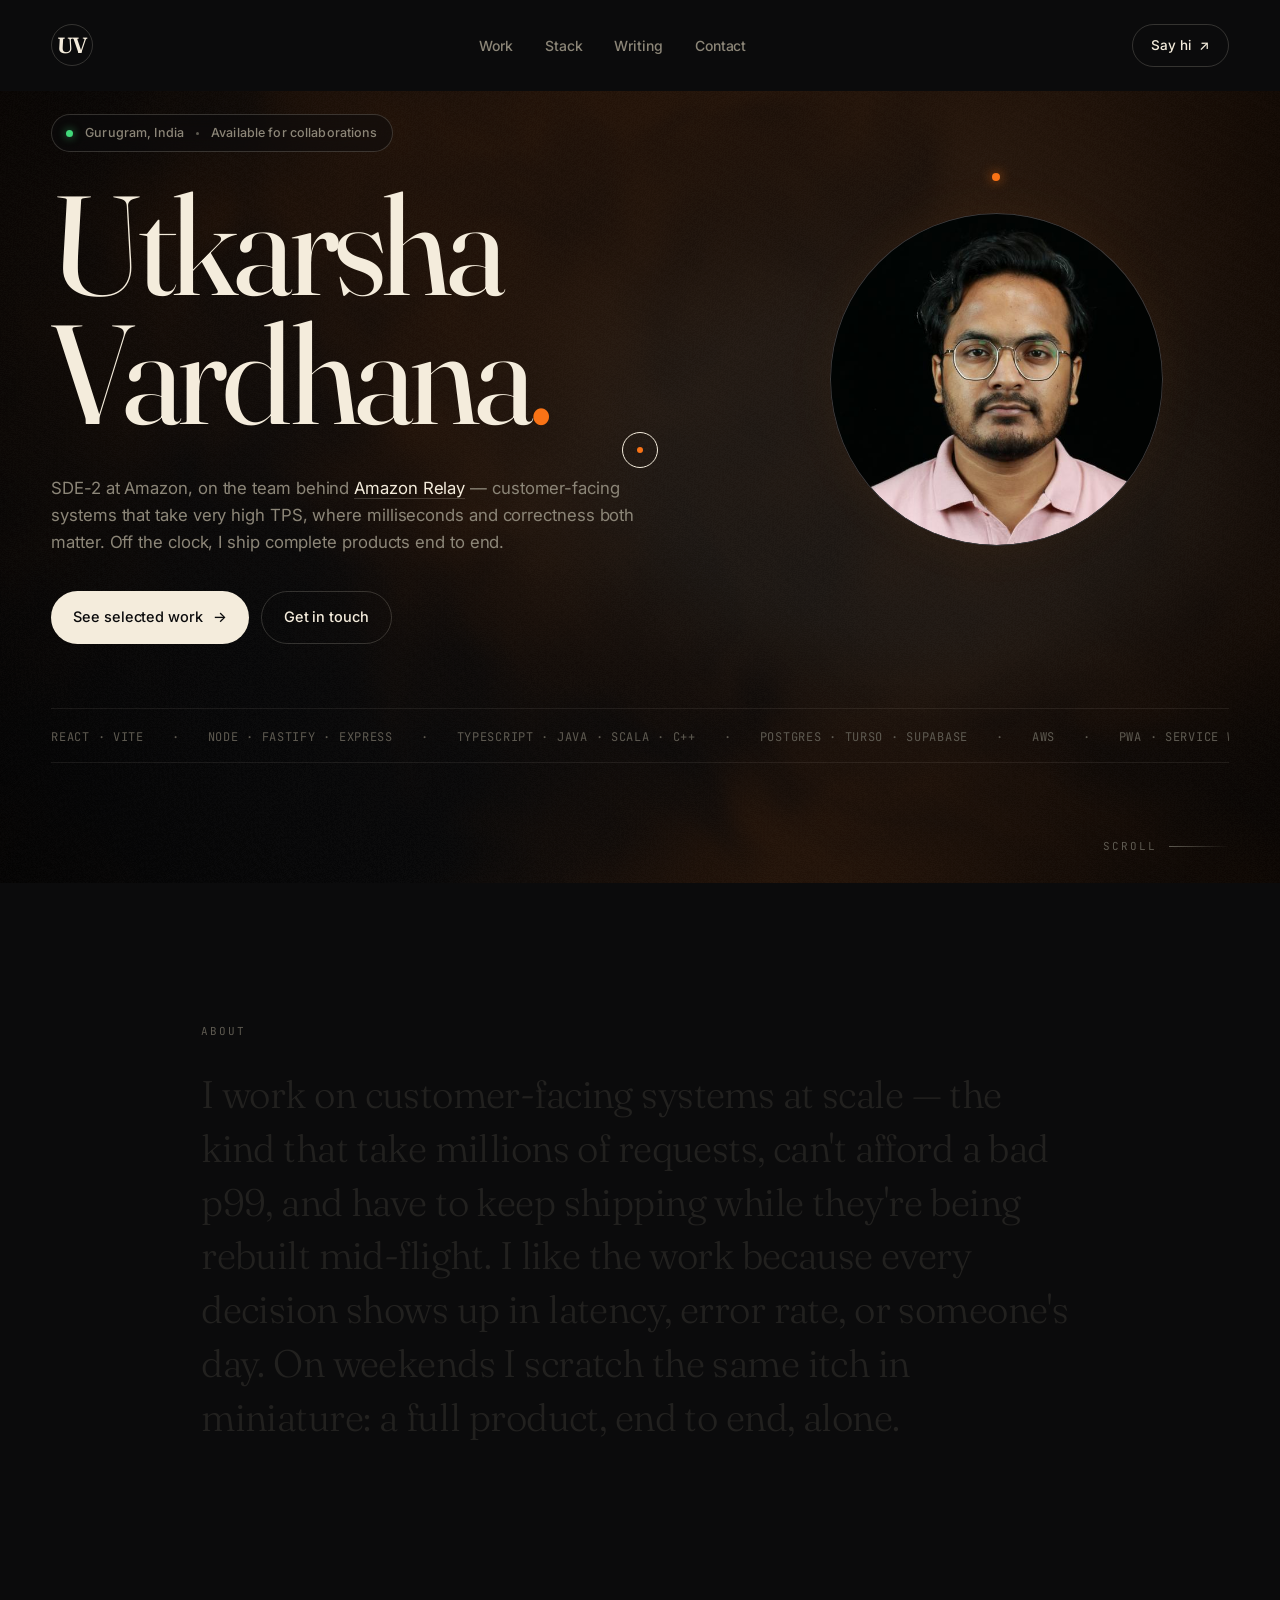
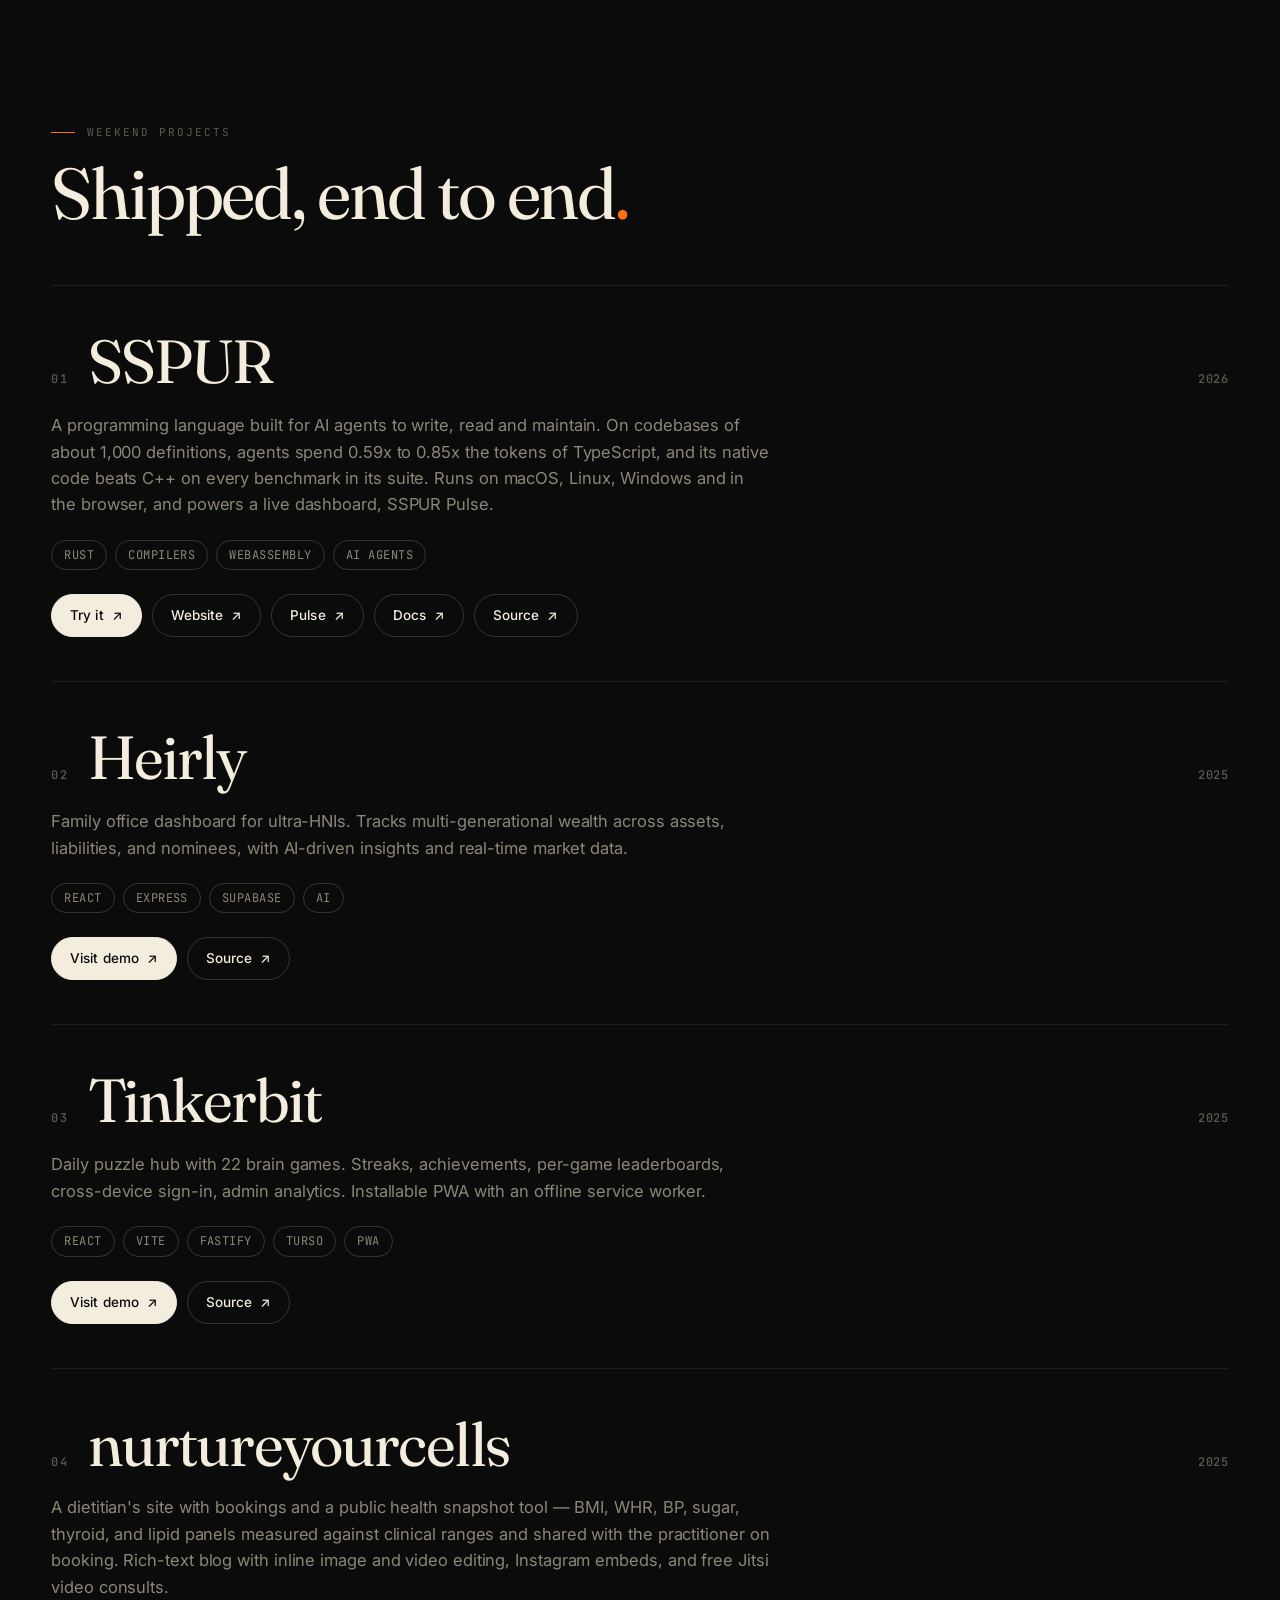
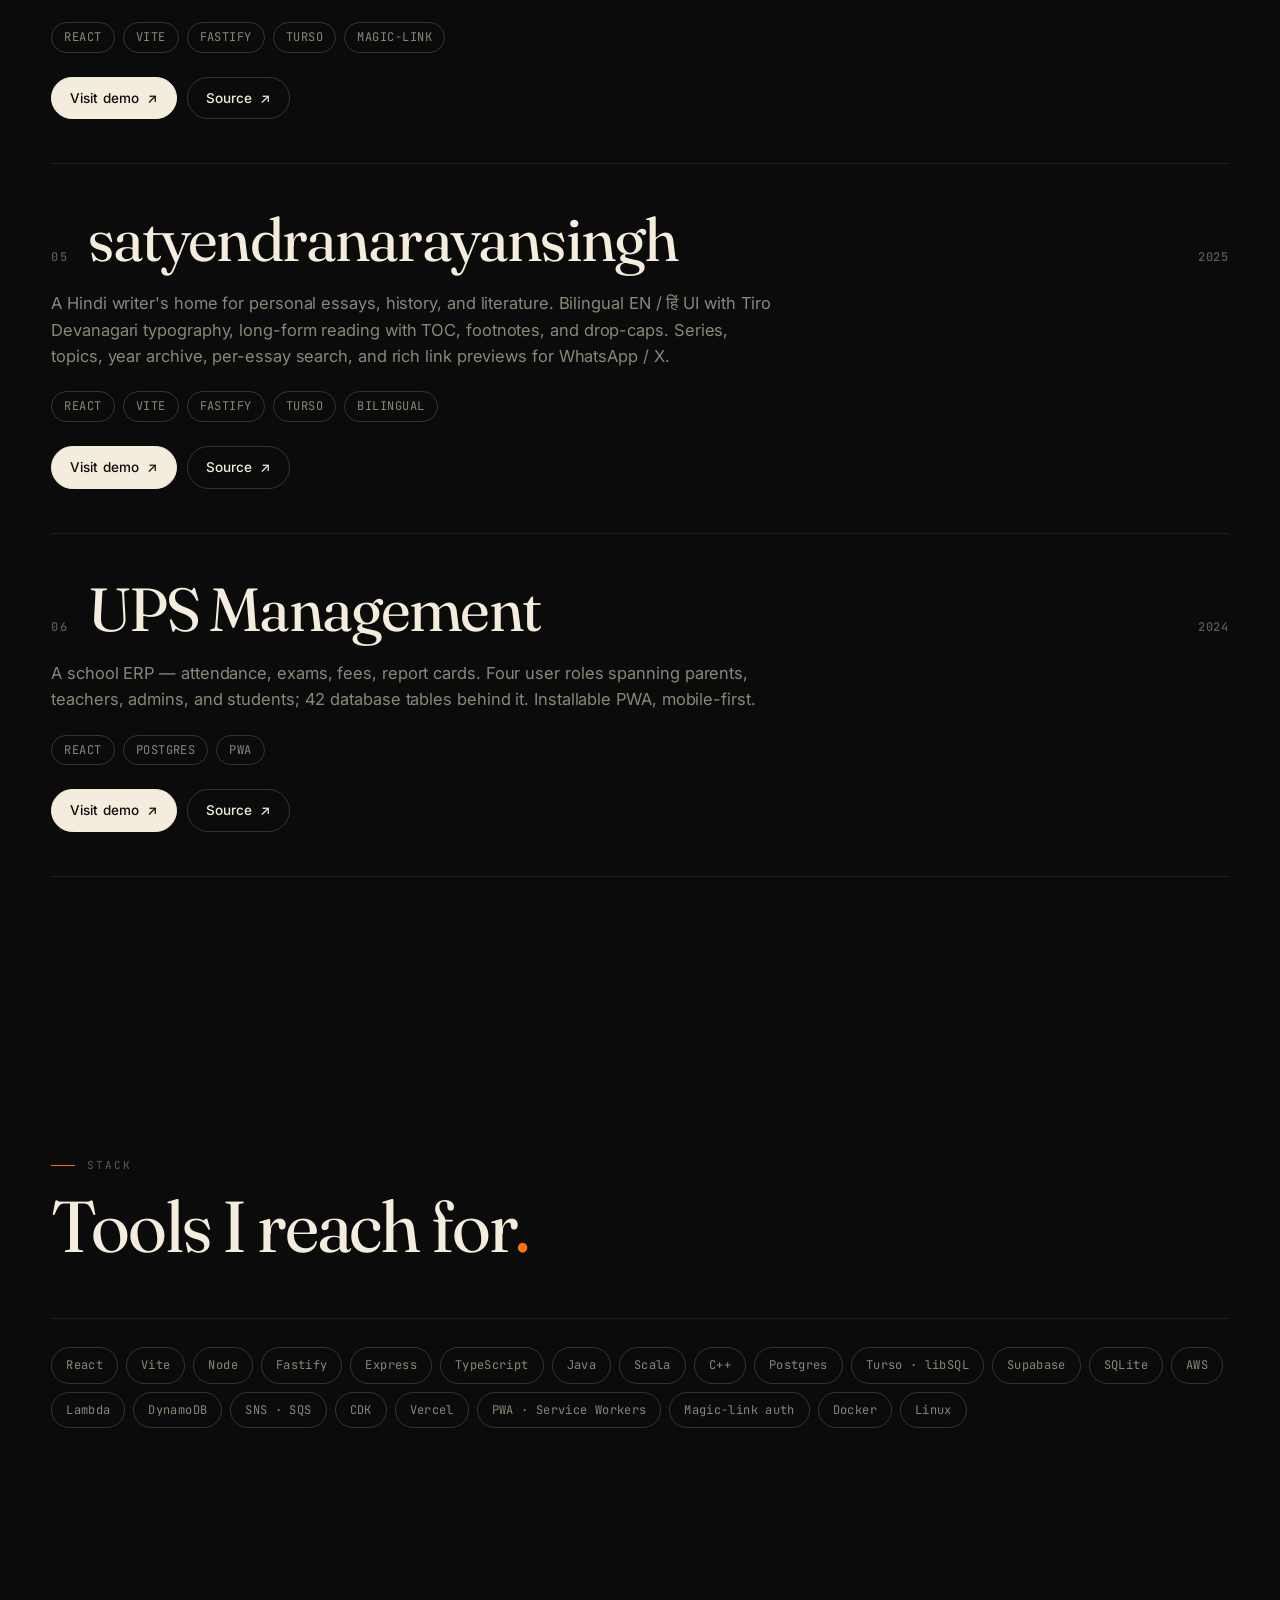
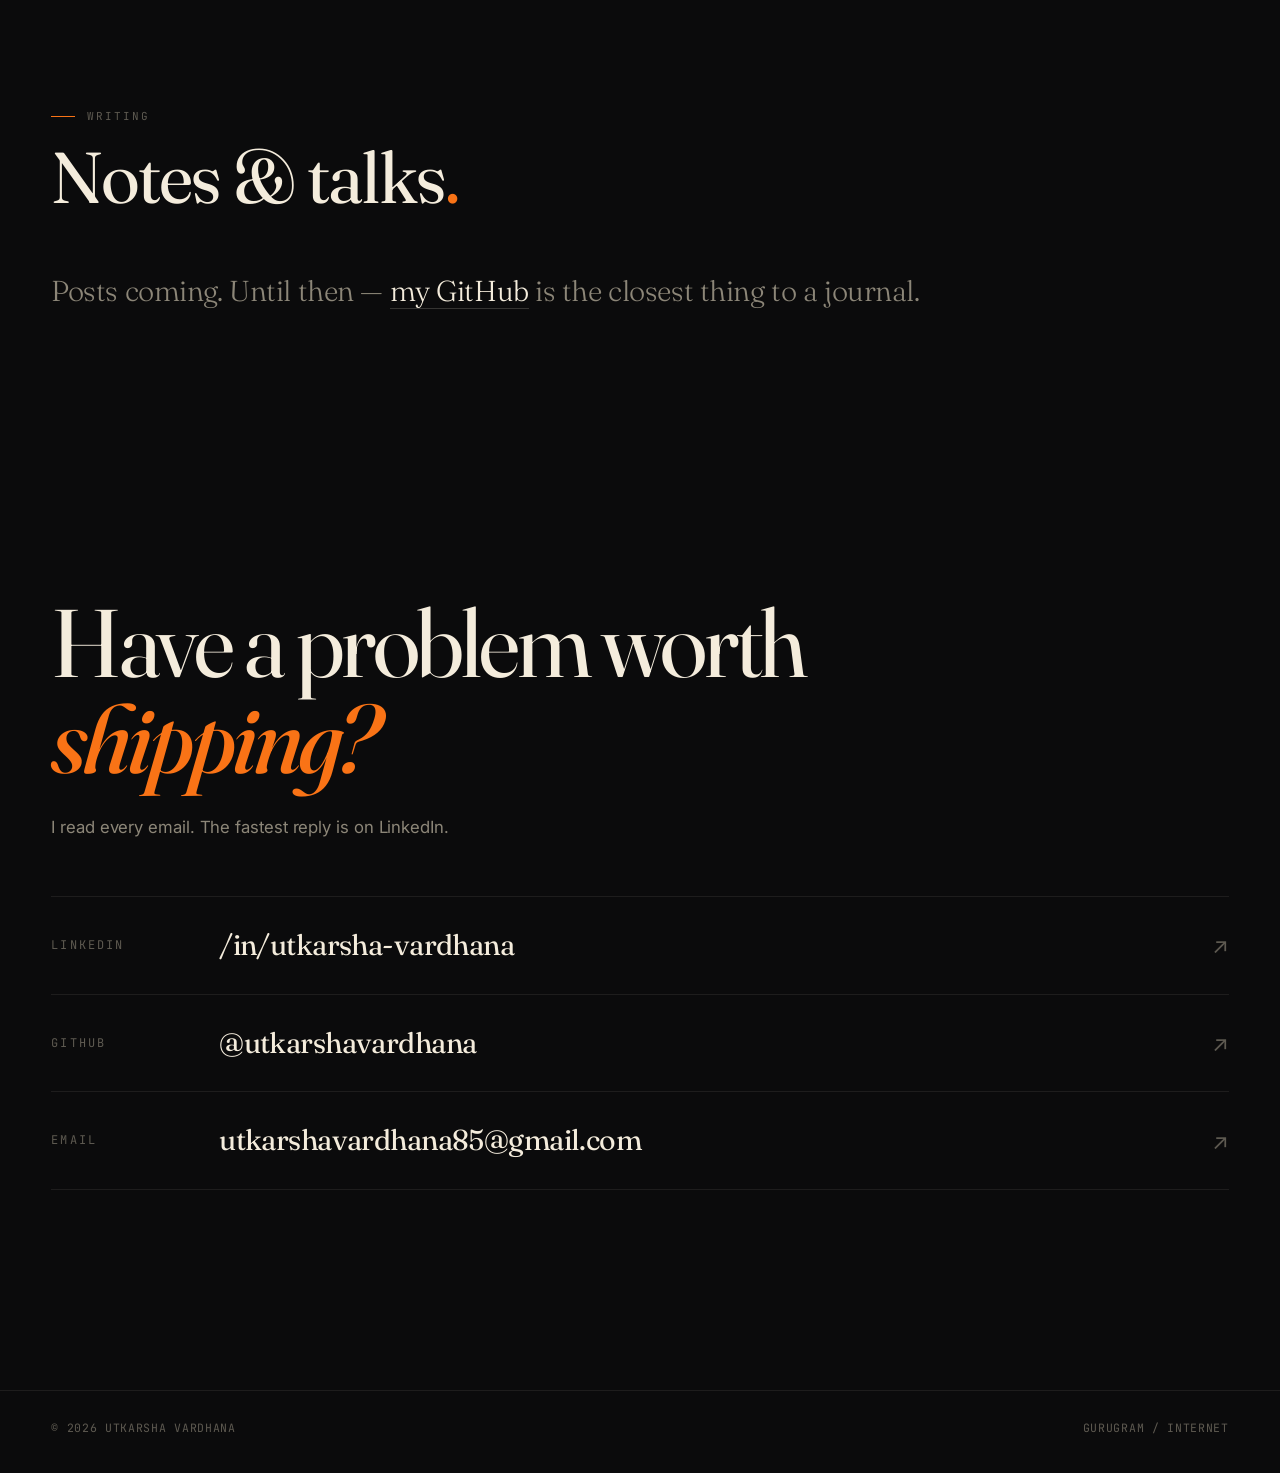
<file: index.html>
<!doctype html>
<html lang="en">
<head>
  <meta charset="utf-8" />
  <meta name="viewport" content="width=device-width, initial-scale=1, viewport-fit=cover" />
  <title>Utkarsha Vardhana — Software Engineer</title>
  <meta name="description" content="L5 Software Engineer at Amazon Relay. I build systems for the middle mile of the internet — compliance, dispatch, and developer tooling." />
  <meta name="theme-color" content="#0b0b0c" />

  <!-- Open Graph -->
  <meta property="og:title" content="Utkarsha Vardhana" />
  <meta property="og:description" content="Software engineer. Building for the middle mile of the internet." />
  <meta property="og:type" content="website" />

  <!-- Type — own stylesheet ships first (renders the layout), webfonts are
       loaded async via `media="print" onload` swap so they never block
       first paint. iOS Chrome was stalling on the Google Fonts CSS before
       this; trimmed the weights to what we actually use too. -->
  <link rel="stylesheet" href="style.css" />
  <link rel="preconnect" href="https://fonts.googleapis.com" />
  <link rel="preconnect" href="https://fonts.gstatic.com" crossorigin />
  <link
    rel="stylesheet"
    href="https://fonts.googleapis.com/css2?family=Fraunces:opsz,wght@9..144,400;9..144,500&family=Inter:wght@400;500;600&family=JetBrains+Mono:wght@400&display=swap"
    media="print" onload="this.media='all'"
  />
  <noscript>
    <link rel="stylesheet" href="https://fonts.googleapis.com/css2?family=Fraunces:opsz,wght@9..144,400;9..144,500&family=Inter:wght@400;500;600&family=JetBrains+Mono:wght@400&display=swap" />
  </noscript>
</head>
<body>
  <!-- Custom magnetic cursor (hidden on touch devices via CSS) -->
  <div class="cursor" aria-hidden="true">
    <div class="cursor-dot"></div>
    <div class="cursor-ring"></div>
  </div>

  <!-- Top nav: brand left, anchor links right. Stays put; doesn't fix-position
       so vertical rhythm reads as one continuous editorial spread. -->
  <header class="nav">
    <a href="#top" class="nav-brand" data-magnetic>
      <span class="nav-brand-mark">UV</span>
    </a>
    <nav class="nav-links">
      <a href="#work" data-magnetic>Work</a>
      <a href="#stack" data-magnetic>Stack</a>
      <a href="#writing" data-magnetic>Writing</a>
      <a href="#contact" data-magnetic>Contact</a>
    </nav>
    <a href="#contact" class="nav-cta" data-magnetic>Say hi <span>↗</span></a>
  </header>

  <!-- ========== HERO ==========
       WebGL canvas paints a noise-driven aurora behind the type.
       Type is the focal point; canvas is wallpaper. Portrait sits on the
       right with parallax tilt and a soft amber halo. -->
  <section id="top" class="hero">
    <canvas id="hero-canvas" aria-hidden="true"></canvas>

    <!-- Inline SVG filter library. Used by the portrait paint layer to fake
         a brushstroke / painterly look on hover. -->
    <svg width="0" height="0" style="position:absolute" aria-hidden="true">
      <defs>
        <filter id="painterly" x="-5%" y="-5%" width="110%" height="110%">
          <!-- Brush distortion: turbulence drives a displacement map, so
               edges of the image look hand-painted, not photographic. -->
          <feTurbulence type="fractalNoise" baseFrequency="0.012 0.018" numOctaves="2" seed="3" result="noise"/>
          <feDisplacementMap in="SourceGraphic" in2="noise" scale="6" xChannelSelector="R" yChannelSelector="G" result="warped"/>
          <!-- Soften — gives the wash that watercolor-bleed feel -->
          <feGaussianBlur in="warped" stdDeviation="0.4" result="soft"/>
          <!-- Push contrast + slight saturation lift to read as illustration -->
          <feColorMatrix in="soft" type="matrix" values="
            1.10 0     0     0  -0.02
            0    1.10  0     0  -0.02
            0    0     1.10  0  -0.02
            0    0     0     1  0" result="punched"/>
          <feComposite in="punched" in2="SourceGraphic" operator="over"/>
        </filter>
      </defs>
    </svg>

    <div class="hero-grid">
      <div class="hero-copy">
        <div class="hero-meta">
          <span class="hero-meta-dot" aria-hidden="true"></span>
          <span>Gurugram, India</span>
          <span class="hero-meta-sep" aria-hidden="true"></span>
          <span>Available for collaborations</span>
        </div>

        <h1 class="hero-title">
          <span class="hero-line"><span class="hero-word" data-split>Utkarsha</span></span>
          <span class="hero-line">
            <span class="hero-word" data-split>Vardhana</span><span class="hero-period">.</span>
          </span>
        </h1>

        <p class="hero-lede">
          SDE-2 at Amazon, on the team behind
          <a href="https://relay.amazon.com" target="_blank" rel="noopener noreferrer">Amazon Relay</a> —
          customer-facing systems that take very high TPS, where milliseconds
          and correctness both matter. Off the clock, I ship complete products
          end to end.
        </p>

        <div class="hero-cta">
          <a href="#work" class="btn btn-primary" data-magnetic>
            See selected work
            <span class="btn-arrow" aria-hidden="true">→</span>
          </a>
          <a href="#contact" class="btn btn-ghost" data-magnetic>Get in touch</a>
        </div>
      </div>

      <!-- Portrait side. The figure gets parallax tilt via JS (data-portrait
           hook), a procedural amber halo via ::before, a film-grain overlay
           via ::after, and a slow breathing animation. -->
      <figure class="hero-portrait" data-portrait>
        <div class="hero-portrait-halo" aria-hidden="true"></div>
        <div class="hero-portrait-frame">
          <!-- Two stacked photos: the bottom is the real photo, the top is
               the same photo with an SVG brush-displacement filter applied.
               On hover we cross-fade to the painted layer. -->
          <img src="me.jpeg" alt="Utkarsha Vardhana" class="hero-portrait-img hero-portrait-photo" loading="eager" decoding="async" />
          <img src="me.jpeg" alt="" class="hero-portrait-img hero-portrait-paint" aria-hidden="true" loading="eager" decoding="async" />
          <div class="hero-portrait-wash" aria-hidden="true"></div>
          <div class="hero-portrait-grain" aria-hidden="true"></div>
          <div class="hero-portrait-rim" aria-hidden="true"></div>
        </div>
        <div class="hero-portrait-orbit" aria-hidden="true">
          <span class="hero-portrait-orbit-dot"></span>
        </div>
      </figure>

      <div class="hero-marquee" aria-hidden="true">
        <div class="hero-marquee-track">
          <span>React · Vite</span><span>·</span>
          <span>Node · Fastify · Express</span><span>·</span>
          <span>TypeScript · Java · Scala · C++</span><span>·</span>
          <span>Postgres · Turso · Supabase</span><span>·</span>
          <span>AWS</span><span>·</span>
          <span>PWA · Service Workers</span><span>·</span>
          <!-- Repeated for seamless scroll -->
          <span>React · Vite</span><span>·</span>
          <span>Node · Fastify · Express</span><span>·</span>
          <span>TypeScript · Java · Scala · C++</span><span>·</span>
          <span>Postgres · Turso · Supabase</span><span>·</span>
          <span>AWS</span><span>·</span>
          <span>PWA · Service Workers</span><span>·</span>
        </div>
      </div>
    </div>

    <div class="hero-scroll-hint" aria-hidden="true">
      <span>Scroll</span>
      <span class="hero-scroll-line"></span>
    </div>
  </section>

  <!-- ========== INTRO STRIP ==========
       Big-type, slow-read intro. Word-by-word reveal as it scrolls into view. -->
  <section class="intro">
    <p class="intro-eyebrow">About</p>
    <p class="intro-body" data-reveal-words>
      I work on customer-facing systems at scale — the kind that take
      millions of requests, can't afford a bad p99, and have to keep
      shipping while they're being rebuilt mid-flight. I like the work
      because every decision shows up in latency, error rate, or someone's
      day. On weekends I scratch the same itch in miniature: a full
      product, end to end, alone.
    </p>
  </section>

  <!-- ========== WORK ========== -->
  <section id="work" class="work">
    <div class="section-head">
      <p class="section-eyebrow">Weekend projects</p>
      <h2 class="section-title">
        Shipped, end to end<span class="section-period">.</span>
      </h2>
    </div>

    <div class="projects">
      <!-- Each .project is one weekend product. Card links to the live demo;
           the GitHub link sits inside the card so the magnetic cursor still
           tracks both. -->
      <article class="project" data-magnetic data-magnet-snap>
        <header class="project-header">
          <span class="project-num">01</span>
          <h3 class="project-title">
            <span data-warp>SSPUR</span>
          </h3>
          <span class="project-year">2026</span>
        </header>
        <p class="project-desc">
          A programming language built for AI agents to write, read and
          maintain. On codebases of about 1,000 definitions, agents spend
          0.59x to 0.85x the tokens of TypeScript, and its native code beats
          C++ on every benchmark in its suite. Runs on macOS, Linux, Windows
          and in the browser, and powers a live dashboard, SSPUR Pulse.
        </p>
        <div class="project-tags">
          <span>Rust</span>
          <span>Compilers</span>
          <span>WebAssembly</span>
          <span>AI agents</span>
        </div>
        <div class="project-actions">
          <a class="project-action project-action-primary" href="https://sspurlang.github.io/sspur/play/" target="_blank" rel="noopener noreferrer" data-magnetic>
            Try it <span aria-hidden="true">↗</span>
          </a>
          <a class="project-action" href="https://sspurlang.github.io/" target="_blank" rel="noopener noreferrer" data-magnetic>
            Website <span aria-hidden="true">↗</span>
          </a>
          <a class="project-action" href="https://sspurlang.github.io/sspur/pulse/" target="_blank" rel="noopener noreferrer" data-magnetic>
            Pulse <span aria-hidden="true">↗</span>
          </a>
          <a class="project-action" href="https://sspurlang.github.io/sspur/" target="_blank" rel="noopener noreferrer" data-magnetic>
            Docs <span aria-hidden="true">↗</span>
          </a>
          <a class="project-action" href="https://github.com/sspurlang/sspur" target="_blank" rel="noopener noreferrer" data-magnetic>
            Source <span aria-hidden="true">↗</span>
          </a>
        </div>
      </article>

      <article class="project" data-magnetic data-magnet-snap>
        <header class="project-header">
          <span class="project-num">02</span>
          <h3 class="project-title">
            <span data-warp>Heirly</span>
          </h3>
          <span class="project-year">2025</span>
        </header>
        <p class="project-desc">
          Family office dashboard for ultra-HNIs. Tracks
          multi-generational wealth across assets, liabilities, and
          nominees, with AI-driven insights and real-time market data.
        </p>
        <div class="project-tags">
          <span>React</span>
          <span>Express</span>
          <span>Supabase</span>
          <span>AI</span>
        </div>
        <div class="project-actions">
          <a class="project-action project-action-primary" href="https://heirly.vercel.app" target="_blank" rel="noopener noreferrer" data-magnetic>
            Visit demo <span aria-hidden="true">↗</span>
          </a>
          <a class="project-action" href="https://github.com/utkarshavardhana/heirly" target="_blank" rel="noopener noreferrer" data-magnetic>
            Source <span aria-hidden="true">↗</span>
          </a>
        </div>
      </article>

      <article class="project" data-magnetic data-magnet-snap>
        <header class="project-header">
          <span class="project-num">03</span>
          <h3 class="project-title">
            <span data-warp>Tinkerbit</span>
          </h3>
          <span class="project-year">2025</span>
        </header>
        <p class="project-desc">
          Daily puzzle hub with 22 brain games. Streaks, achievements,
          per-game leaderboards, cross-device sign-in, admin analytics.
          Installable PWA with an offline service worker.
        </p>
        <div class="project-tags">
          <span>React</span>
          <span>Vite</span>
          <span>Fastify</span>
          <span>Turso</span>
          <span>PWA</span>
        </div>
        <div class="project-actions">
          <a class="project-action project-action-primary" href="https://tinkerbit.vercel.app" target="_blank" rel="noopener noreferrer" data-magnetic>
            Visit demo <span aria-hidden="true">↗</span>
          </a>
          <a class="project-action" href="https://github.com/utkarshavardhana/tinkerbit" target="_blank" rel="noopener noreferrer" data-magnetic>
            Source <span aria-hidden="true">↗</span>
          </a>
        </div>
      </article>

      <article class="project" data-magnetic data-magnet-snap>
        <header class="project-header">
          <span class="project-num">04</span>
          <h3 class="project-title">
            <span data-warp>nurtureyourcells</span>
          </h3>
          <span class="project-year">2025</span>
        </header>
        <p class="project-desc">
          A dietitian's site with bookings and a public health snapshot
          tool — BMI, WHR, BP, sugar, thyroid, and lipid panels measured
          against clinical ranges and shared with the practitioner on
          booking. Rich-text blog with inline image and video editing,
          Instagram embeds, and free Jitsi video consults.
        </p>
        <div class="project-tags">
          <span>React</span>
          <span>Vite</span>
          <span>Fastify</span>
          <span>Turso</span>
          <span>Magic-link</span>
        </div>
        <div class="project-actions">
          <a class="project-action project-action-primary" href="https://nurtureyourcells.vercel.app" target="_blank" rel="noopener noreferrer" data-magnetic>
            Visit demo <span aria-hidden="true">↗</span>
          </a>
          <a class="project-action" href="https://github.com/utkarshavardhana/nurtureyourcells" target="_blank" rel="noopener noreferrer" data-magnetic>
            Source <span aria-hidden="true">↗</span>
          </a>
        </div>
      </article>

      <article class="project" data-magnetic data-magnet-snap>
        <header class="project-header">
          <span class="project-num">05</span>
          <h3 class="project-title">
            <span data-warp>satyendranarayansingh</span>
          </h3>
          <span class="project-year">2025</span>
        </header>
        <p class="project-desc">
          A Hindi writer's home for personal essays, history, and
          literature. Bilingual EN / हिं UI with Tiro Devanagari
          typography, long-form reading with TOC, footnotes, and
          drop-caps. Series, topics, year archive, per-essay search,
          and rich link previews for WhatsApp / X.
        </p>
        <div class="project-tags">
          <span>React</span>
          <span>Vite</span>
          <span>Fastify</span>
          <span>Turso</span>
          <span>Bilingual</span>
        </div>
        <div class="project-actions">
          <a class="project-action project-action-primary" href="https://www.satyendranarayansingh.com" target="_blank" rel="noopener noreferrer" data-magnetic>
            Visit demo <span aria-hidden="true">↗</span>
          </a>
          <a class="project-action" href="https://github.com/utkarshavardhana/satyendranarayansingh" target="_blank" rel="noopener noreferrer" data-magnetic>
            Source <span aria-hidden="true">↗</span>
          </a>
        </div>
      </article>

      <article class="project" data-magnetic data-magnet-snap>
        <header class="project-header">
          <span class="project-num">06</span>
          <h3 class="project-title">
            <span data-warp>UPS Management</span>
          </h3>
          <span class="project-year">2024</span>
        </header>
        <p class="project-desc">
          A school ERP — attendance, exams, fees, report cards. Four
          user roles spanning parents, teachers, admins, and students;
          42 database tables behind it. Installable PWA, mobile-first.
        </p>
        <div class="project-tags">
          <span>React</span>
          <span>Postgres</span>
          <span>PWA</span>
        </div>
        <div class="project-actions">
          <a class="project-action project-action-primary" href="https://ups-management.vercel.app" target="_blank" rel="noopener noreferrer" data-magnetic>
            Visit demo <span aria-hidden="true">↗</span>
          </a>
          <a class="project-action" href="https://github.com/utkarshavardhana/ups-management" target="_blank" rel="noopener noreferrer" data-magnetic>
            Source <span aria-hidden="true">↗</span>
          </a>
        </div>
      </article>
    </div>
  </section>

  <!-- ========== STACK ========== -->
  <section id="stack" class="stack">
    <div class="section-head">
      <p class="section-eyebrow">Stack</p>
      <h2 class="section-title">
        Tools I reach for<span class="section-period">.</span>
      </h2>
    </div>

    <div class="stack-tags">
      <span>React</span>
      <span>Vite</span>
      <span>Node</span>
      <span>Fastify</span>
      <span>Express</span>
      <span>TypeScript</span>
      <span>Java</span>
      <span>Scala</span>
      <span>C++</span>
      <span>Postgres</span>
      <span>Turso · libSQL</span>
      <span>Supabase</span>
      <span>SQLite</span>
      <span>AWS</span>
      <span>Lambda</span>
      <span>DynamoDB</span>
      <span>SNS · SQS</span>
      <span>CDK</span>
      <span>Vercel</span>
      <span>PWA · Service Workers</span>
      <span>Magic-link auth</span>
      <span>Docker</span>
      <span>Linux</span>
    </div>
  </section>

  <!-- ========== WRITING ==========
       Pull-quote pattern + a couple of links. Will be backed by real posts
       once you wire that in; for now it's an honest "in progress" block. -->
  <section id="writing" class="writing">
    <div class="section-head">
      <p class="section-eyebrow">Writing</p>
      <h2 class="section-title">
        Notes &amp; talks<span class="section-period">.</span>
      </h2>
    </div>
    <p class="writing-empty">
      Posts coming. Until then —
      <a href="https://github.com/utkarshavardhana" target="_blank" rel="noopener noreferrer" data-magnetic>my GitHub</a>
      is the closest thing to a journal.
    </p>
  </section>

  <!-- ========== CONTACT ========== -->
  <section id="contact" class="contact">
    <h2 class="contact-title">
      <span class="contact-line">Have a problem worth</span>
      <span class="contact-line"><em>shipping?</em></span>
    </h2>
    <p class="contact-lede">
      I read every email. The fastest reply is on LinkedIn.
    </p>
    <div class="contact-links">
      <a href="https://www.linkedin.com/in/utkarsha-vardhana" target="_blank" rel="noopener noreferrer" class="contact-link" data-magnetic data-magnet-snap>
        <span class="contact-link-label">LinkedIn</span>
        <span class="contact-link-handle">/in/utkarsha-vardhana</span>
        <span class="contact-link-arrow" aria-hidden="true">↗</span>
      </a>
      <a href="https://github.com/utkarshavardhana" target="_blank" rel="noopener noreferrer" class="contact-link" data-magnetic data-magnet-snap>
        <span class="contact-link-label">GitHub</span>
        <span class="contact-link-handle">@utkarshavardhana</span>
        <span class="contact-link-arrow" aria-hidden="true">↗</span>
      </a>
      <a href="mailto:utkarshavardhana85@gmail.com" class="contact-link" data-magnetic data-magnet-snap>
        <span class="contact-link-label">Email</span>
        <span class="contact-link-handle">utkarshavardhana85@gmail.com</span>
        <span class="contact-link-arrow" aria-hidden="true">↗</span>
      </a>
    </div>
  </section>

  <footer class="footer">
    <span>© <span id="year"></span> Utkarsha Vardhana</span>
    <span class="footer-mark">Gurugram / Internet</span>
  </footer>

  <script src="script.js" defer></script>
</body>
</html>
</file>
<file: style.css>
/* ===========================================================================
   utkarshavardhana.github.io
   Editorial + WebGL hybrid. Dark theme. Vanilla everything.
============================================================================ */

:root {
  --bg: #0b0b0c;
  --bg-elev: #131317;
  --ink: #f4ecdc;
  --ink-muted: #8c8678;
  --ink-soft: #5e5a51;
  --line: rgba(244, 236, 220, 0.08);
  --line-strong: rgba(244, 236, 220, 0.18);
  --accent: #f97316;          /* amber, warm against the dark */
  --accent-soft: rgba(249, 115, 22, 0.12);

  --font-display: 'Fraunces', 'Iowan Old Style', Georgia, serif;
  --font-sans: 'Inter', -apple-system, BlinkMacSystemFont, 'Segoe UI', sans-serif;
  --font-mono: 'JetBrains Mono', ui-monospace, SFMono-Regular, Menlo, monospace;

  --max: 1280px;
  --gutter: clamp(20px, 4vw, 56px);

  --ease: cubic-bezier(0.22, 1, 0.36, 1);
  --ease-quick: cubic-bezier(0.2, 0.8, 0.2, 1);
}

* { box-sizing: border-box; margin: 0; padding: 0; }
html { scroll-behavior: smooth; }
html, body { height: 100%; }
body {
  background: var(--bg);
  color: var(--ink);
  font-family: var(--font-sans);
  font-size: 16.5px;
  line-height: 1.55;
  letter-spacing: -0.005em;
  -webkit-font-smoothing: antialiased;
  -moz-osx-font-smoothing: grayscale;
  text-rendering: optimizeLegibility;
  overflow-x: hidden;
}

a { color: inherit; text-decoration: none; }
img, svg { display: block; max-width: 100%; }
::selection { background: var(--accent); color: var(--bg); }

/* ----- Magnetic cursor (custom pointer) ----- */
.cursor { position: fixed; top: 0; left: 0; pointer-events: none; z-index: 1000; }
.cursor-dot {
  position: fixed; top: 0; left: 0;
  width: 6px; height: 6px;
  background: var(--accent);
  border-radius: 50%;
  transform: translate(-50%, -50%);
  transition: transform .12s var(--ease-quick), background .15s ease;
  mix-blend-mode: difference;
}
.cursor-ring {
  position: fixed; top: 0; left: 0;
  width: 36px; height: 36px;
  border: 1.5px solid var(--ink);
  border-radius: 50%;
  transform: translate(-50%, -50%);
  transition: width .25s var(--ease), height .25s var(--ease), border-color .25s ease, background .25s ease;
  mix-blend-mode: difference;
}
.cursor.is-magnet .cursor-ring {
  width: 60px; height: 60px;
  background: rgba(244, 236, 220, 0.06);
  border-color: var(--accent);
}
.cursor.is-magnet .cursor-dot { background: var(--ink); }
@media (hover: none), (pointer: coarse) {
  .cursor { display: none !important; }
}

/* ----- Nav ----- */
.nav {
  position: relative;
  display: flex; align-items: center; justify-content: space-between;
  padding: 24px var(--gutter);
  z-index: 5;
}
.nav-brand-mark {
  font-family: var(--font-display);
  font-weight: 600;
  font-size: 22px;
  letter-spacing: -0.02em;
  display: inline-flex; align-items: center; justify-content: center;
  width: 42px; height: 42px;
  border: 1px solid var(--line-strong);
  border-radius: 50%;
  transition: border-color .25s ease, background .25s ease, color .25s ease;
}
.nav-brand:hover .nav-brand-mark {
  border-color: var(--accent);
  color: var(--accent);
}
.nav-links {
  display: flex; gap: 32px;
  font-size: 14px; font-weight: 500;
  color: var(--ink-muted);
}
.nav-links a {
  position: relative;
  transition: color .2s ease;
}
.nav-links a::after {
  content: ''; position: absolute;
  left: 0; bottom: -4px;
  width: 100%; height: 1px;
  background: var(--accent);
  transform: scaleX(0); transform-origin: right;
  transition: transform .35s var(--ease);
}
.nav-links a:hover { color: var(--ink); }
.nav-links a:hover::after { transform: scaleX(1); transform-origin: left; }
.nav-cta {
  display: inline-flex; align-items: center; gap: 8px;
  padding: 10px 18px;
  font-size: 13.5px; font-weight: 500;
  border: 1px solid var(--line-strong);
  border-radius: 999px;
  transition: background .25s ease, border-color .25s ease, color .25s ease;
}
.nav-cta span { transition: transform .25s var(--ease); display: inline-block; }
.nav-cta:hover { background: var(--ink); color: var(--bg); border-color: var(--ink); }
.nav-cta:hover span { transform: translate(2px, -2px); }
@media (max-width: 720px) {
  .nav-links { display: none; }
}

/* ----- Hero ----- */
.hero {
  position: relative;
  min-height: 88vh;
  display: flex; align-items: center;
  padding: 0 var(--gutter) 96px;
  overflow: hidden;
}
#hero-canvas {
  position: absolute;
  inset: 0;
  width: 100%;
  height: 100%;
  z-index: 0;
  opacity: 0.85;
}
/* Two-column hero on desktop: copy on the left, portrait on the right.
   Marquee spans both columns at the bottom. Stacks on tablet/mobile. */
.hero-grid {
  position: relative;
  z-index: 1;
  width: 100%;
  max-width: var(--max);
  margin: 0 auto;
  display: grid;
  grid-template-columns: minmax(0, 1.4fr) minmax(280px, 1fr);
  grid-template-rows: auto auto;
  column-gap: clamp(32px, 5vw, 80px);
  align-items: center;
}
.hero-copy { grid-column: 1; grid-row: 1; }
.hero-portrait { grid-column: 2; grid-row: 1; justify-self: center; }
.hero-marquee { grid-column: 1 / -1; grid-row: 2; }

@media (max-width: 900px) {
  .hero-grid { grid-template-columns: 1fr; row-gap: 40px; }
  .hero-copy { grid-column: 1; grid-row: 2; }
  .hero-portrait { grid-column: 1; grid-row: 1; }
  .hero-marquee { grid-row: 3; }
}
.hero-meta {
  display: inline-flex; align-items: center; gap: 12px;
  margin-bottom: 28px;
  padding: 8px 14px;
  border: 1px solid var(--line-strong);
  border-radius: 999px;
  background: rgba(11, 11, 12, 0.5);
  backdrop-filter: blur(8px);
  -webkit-backdrop-filter: blur(8px);
  font-size: 12.5px; font-weight: 500; color: var(--ink-muted);
  letter-spacing: 0.01em;
}
.hero-meta-dot {
  width: 7px; height: 7px;
  border-radius: 50%; background: #41d97a;
  box-shadow: 0 0 10px rgba(65, 217, 122, 0.7);
  animation: pulse 2.4s ease-in-out infinite;
}
.hero-meta-sep {
  width: 3px; height: 3px;
  border-radius: 50%;
  background: var(--ink-soft);
}
@keyframes pulse {
  0%, 100% { opacity: 1; transform: scale(1); }
  50% { opacity: 0.5; transform: scale(1.2); }
}

.hero-title {
  font-family: var(--font-display);
  font-weight: 400;
  font-size: clamp(3rem, 11vw, 9rem);
  line-height: 0.92;
  letter-spacing: -0.04em;
  color: var(--ink);
  margin-bottom: 36px;
}
.hero-line { display: block; overflow: hidden; }
.hero-word {
  display: inline-block;
  transform: translateY(110%);
  animation: rise 1.1s var(--ease) 0.15s forwards;
}
.hero-line:last-child .hero-word { animation-delay: 0.3s; }
.hero-period {
  display: inline-block;
  color: var(--accent);
  transform: translateY(110%);
  animation: rise 1.1s var(--ease) 0.55s forwards;
}
@keyframes rise {
  to { transform: translateY(0); }
}

.hero-lede {
  max-width: 56ch;
  font-size: clamp(1.05rem, 1.25vw, 1.2rem);
  line-height: 1.6;
  color: var(--ink-muted);
  margin-bottom: 36px;
  opacity: 0;
  animation: fadeIn .9s var(--ease) 0.9s forwards;
}
.hero-lede a { color: var(--ink); border-bottom: 1px solid var(--line-strong); transition: border-color .2s ease, color .2s ease; }
.hero-lede a:hover { color: var(--accent); border-color: var(--accent); }
@keyframes fadeIn { to { opacity: 1; } }

.hero-cta {
  display: flex; gap: 12px; flex-wrap: wrap;
  opacity: 0;
  animation: fadeIn .9s var(--ease) 1.1s forwards;
}
.btn {
  display: inline-flex; align-items: center; gap: 10px;
  padding: 14px 22px;
  font-size: 14.5px; font-weight: 500;
  border-radius: 999px;
  transition: transform .25s var(--ease), background .25s ease, color .25s ease, border-color .25s ease;
  cursor: pointer;
}
.btn-primary { background: var(--ink); color: var(--bg); }
.btn-primary:hover { background: var(--accent); color: var(--bg); transform: translateY(-2px); }
.btn-primary .btn-arrow { transition: transform .25s var(--ease); display: inline-block; }
.btn-primary:hover .btn-arrow { transform: translateX(3px); }
.btn-ghost { color: var(--ink); border: 1px solid var(--line-strong); }
.btn-ghost:hover { border-color: var(--ink); transform: translateY(-2px); }

.hero-marquee {
  margin-top: 64px;
  border-top: 1px solid var(--line);
  border-bottom: 1px solid var(--line);
  padding: 14px 0;
  overflow: hidden;
  white-space: nowrap;
  opacity: 0;
  animation: fadeIn .9s var(--ease) 1.4s forwards;
}
.hero-marquee-track {
  display: inline-flex; gap: 28px;
  animation: marquee 38s linear infinite;
  font-family: var(--font-mono);
  font-size: 12px; letter-spacing: 0.06em;
  color: var(--ink-soft);
  text-transform: uppercase;
}
@keyframes marquee {
  from { transform: translateX(0); }
  to { transform: translateX(-50%); }
}
.hero-scroll-hint {
  position: absolute;
  right: var(--gutter);
  bottom: 28px;
  display: flex; align-items: center; gap: 12px;
  font-family: var(--font-mono);
  font-size: 11px;
  letter-spacing: 0.18em;
  text-transform: uppercase;
  color: var(--ink-soft);
  opacity: 0;
  animation: fadeIn .9s var(--ease) 1.6s forwards;
}
.hero-scroll-line {
  width: 60px; height: 1px;
  background: linear-gradient(90deg, var(--ink-soft), transparent);
  position: relative;
  overflow: hidden;
}
.hero-scroll-line::after {
  content: '';
  position: absolute; top: 0; left: -30%;
  width: 30%; height: 100%;
  background: var(--accent);
  animation: scrollLine 2.4s ease-in-out infinite;
}
@keyframes scrollLine {
  0% { left: -30%; } 100% { left: 100%; }
}
@media (max-width: 720px) {
  .hero-scroll-hint { display: none; }
}

/* ----- Hero portrait -----
   Layered, deliberately:
     halo       — soft amber radial glow that "breathes"
     frame      — circular crop, holds the photo + grain + rim
     img        — actual JPEG, slight desaturation + lift
     grain      — tiled noise, very low alpha; breaks up flat skin tones
     rim        — sharp inner highlight on the top-right edge, lit-from-aurora
     orbit      — tiny dot doing slow lap around the frame, signals it's alive
   The whole figure tilts on cursor-tracked parallax via JS. */
.hero-portrait {
  position: relative;
  width: clamp(240px, 26vw, 360px);
  aspect-ratio: 1 / 1;
  margin: 0;
  perspective: 1000px;
  --tx: 0deg;
  --ty: 0deg;
  transform-style: preserve-3d;
  opacity: 0;
  animation: portraitIn 1.2s var(--ease) 0.5s forwards;
}
@keyframes portraitIn {
  from { opacity: 0; transform: translateY(28px) scale(0.96); }
  to { opacity: 1; transform: translateY(0) scale(1); }
}
.hero-portrait-halo {
  position: absolute;
  inset: -18%;
  border-radius: 50%;
  background:
    radial-gradient(closest-side, rgba(249, 115, 22, 0.45), rgba(249, 115, 22, 0.10) 50%, transparent 75%);
  filter: blur(28px);
  animation: breathe 6s ease-in-out infinite;
  pointer-events: none;
}
@keyframes breathe {
  0%, 100% { transform: scale(1); opacity: 0.9; }
  50% { transform: scale(1.06); opacity: 1; }
}
.hero-portrait-frame {
  position: relative;
  width: 100%;
  height: 100%;
  border-radius: 50%;
  overflow: hidden;
  /* iOS Chrome/Safari don't always clip absolutely-positioned children with
     their own transforms/filters to the parent's border-radius. Adding an
     explicit mask-image guarantees the circular clip on every engine. */
  -webkit-mask-image: radial-gradient(circle, #000 99%, transparent 100%);
          mask-image: radial-gradient(circle, #000 99%, transparent 100%);
  isolation: isolate;
  border: 1px solid var(--line-strong);
  box-shadow:
    0 30px 80px rgba(0, 0, 0, 0.4),
    inset 0 1px 0 rgba(255, 255, 255, 0.06);
  background: var(--bg-elev);
  transform: rotateX(var(--ty)) rotateY(var(--tx));
  transition: transform .25s var(--ease-quick);
  will-change: transform;
}
/* Guarantee inner layers also round, so even if iOS escapes the mask we
   still have round children. */
.hero-portrait-frame > * {
  border-radius: 50%;
}
.hero-portrait-img {
  position: absolute;
  inset: 0;
  width: 100%;
  height: 100%;
  object-fit: cover;
  display: block;
  transition: filter .4s ease, transform .4s var(--ease), opacity .55s var(--ease);
}
.hero-portrait-photo {
  /* Real photo, gently tone-mapped to fit the dark theme. */
  filter: contrast(1.04) saturate(0.94) brightness(0.96);
  z-index: 1;
}
.hero-portrait-paint {
  /* Same image, but the SVG painterly filter warps edges + pushes contrast.
     Sits on top of the photo with opacity 0 by default; cross-fades in on
     hover. Combined with the wash layer, this reads as 'illustrated by hand'
     without needing an actual generated image.
     filter: drop-shadow does NOT work here — we need the SVG filter chain
     for displacement, so use `filter: url(#painterly) saturate(1.15) ...`. */
  filter: url(#painterly) saturate(1.15) hue-rotate(-4deg) contrast(1.08) brightness(0.98);
  opacity: 0;
  z-index: 2;
}
.hero-portrait:hover .hero-portrait-photo {
  opacity: 0;
  transform: scale(1.02);
}
.hero-portrait:hover .hero-portrait-paint {
  opacity: 1;
  transform: scale(1.02);
}

/* Soft amber/cream wash that fades in with the paint layer.
   Pushes the cross-faded image away from "photo with a filter" into
   "illustration". */
.hero-portrait-wash {
  position: absolute;
  inset: 0;
  pointer-events: none;
  z-index: 3;
  background:
    radial-gradient(120% 80% at 70% 25%, rgba(255, 213, 167, 0.32), transparent 55%),
    radial-gradient(120% 90% at 30% 80%, rgba(249, 115, 22, 0.18), transparent 60%);
  mix-blend-mode: soft-light;
  opacity: 0;
  transition: opacity .55s var(--ease);
}
.hero-portrait:hover .hero-portrait-wash { opacity: 1; }
.hero-portrait-grain {
  position: absolute;
  inset: 0;
  pointer-events: none;
  opacity: 0.18;
  mix-blend-mode: overlay;
  background-image: url("data:image/svg+xml,%3Csvg viewBox='0 0 200 200' xmlns='http://www.w3.org/2000/svg'%3E%3Cfilter id='n'%3E%3CfeTurbulence type='fractalNoise' baseFrequency='0.9' numOctaves='3' stitchTiles='stitch'/%3E%3CfeColorMatrix values='0 0 0 0 1 0 0 0 0 1 0 0 0 0 1 0 0 0 1 0'/%3E%3C/filter%3E%3Crect width='100%25' height='100%25' filter='url(%23n)' opacity='0.7'/%3E%3C/svg%3E");
  background-size: 180px 180px;
  animation: grainShift 1.6s steps(6) infinite;
}
@keyframes grainShift {
  0% { transform: translate(0, 0); }
  20% { transform: translate(-4px, 3px); }
  40% { transform: translate(3px, -2px); }
  60% { transform: translate(-2px, -4px); }
  80% { transform: translate(4px, 2px); }
  100% { transform: translate(0, 0); }
}
.hero-portrait-rim {
  position: absolute;
  inset: 0;
  border-radius: 50%;
  pointer-events: none;
  /* Top-right rim light — same direction as the WebGL aurora highlight.
     Implemented as a conic gradient masked to the inner edge. */
  background:
    radial-gradient(circle at 75% 25%, rgba(249, 115, 22, 0.35) 0%, transparent 35%),
    radial-gradient(circle at 25% 80%, rgba(244, 236, 220, 0.06) 0%, transparent 40%);
  mix-blend-mode: screen;
}
.hero-portrait-orbit {
  position: absolute;
  inset: -12%;
  pointer-events: none;
  animation: orbitSpin 14s linear infinite;
}
.hero-portrait-orbit-dot {
  position: absolute;
  top: 0;
  left: 50%;
  width: 8px; height: 8px;
  margin-left: -4px;
  border-radius: 50%;
  background: var(--accent);
  box-shadow: 0 0 12px rgba(249, 115, 22, 0.8);
}
@keyframes orbitSpin {
  from { transform: rotate(0deg); }
  to { transform: rotate(360deg); }
}
@media (prefers-reduced-motion: reduce) {
  .hero-portrait-halo,
  .hero-portrait-grain,
  .hero-portrait-orbit { animation: none; }
}

/* ----- Section commons ----- */
section {
  position: relative;
  padding: clamp(72px, 12vw, 140px) var(--gutter);
  max-width: var(--max);
  margin: 0 auto;
  width: 100%;
}
.section-head { margin-bottom: 56px; }
.section-eyebrow {
  font-family: var(--font-mono);
  font-size: 11px; letter-spacing: 0.18em;
  text-transform: uppercase;
  color: var(--ink-soft);
  margin-bottom: 16px;
  display: flex; align-items: center; gap: 12px;
}
.section-eyebrow::before {
  content: ''; width: 24px; height: 1px; background: var(--accent);
}
.section-title {
  font-family: var(--font-display);
  font-weight: 400;
  font-size: clamp(2.4rem, 6vw, 4.5rem);
  line-height: 1.0;
  letter-spacing: -0.03em;
}
.section-period { color: var(--accent); }

/* ----- Intro ----- */
.intro { max-width: 980px; }
.intro-eyebrow {
  font-family: var(--font-mono);
  font-size: 11px; letter-spacing: 0.18em; text-transform: uppercase;
  color: var(--ink-soft);
  margin-bottom: 28px;
}
.intro-body {
  font-family: var(--font-display);
  font-weight: 300;
  font-size: clamp(1.4rem, 3vw, 2.4rem);
  line-height: 1.4;
  letter-spacing: -0.015em;
  color: var(--ink-muted);
}
.intro-body .word {
  display: inline-block;
  opacity: 0.18;
  transition: opacity .55s var(--ease), color .55s var(--ease);
}
.intro-body .word.is-lit {
  opacity: 1;
  color: var(--ink);
}

/* ----- Work ----- */
/* ----- Project rows -----
   Each row is one card stacked vertically:
     [num · title · year]
     description
     tags
     [Visit demo] [Source]
   Title gets the full row. The header row puts the number small and the
   year tucked at the right; everything below is a regular block flow.
*/
.projects { display: flex; flex-direction: column; }
.project {
  position: relative;
  display: block;
  padding: 44px 0;
  border-top: 1px solid var(--line);
  transition: padding .4s var(--ease);
}
.project:last-child { border-bottom: 1px solid var(--line); }
.project::before {
  content: '';
  position: absolute;
  inset: 0;
  background: linear-gradient(90deg, transparent, var(--accent-soft), transparent);
  opacity: 0;
  transition: opacity .4s var(--ease);
  pointer-events: none;
}
.project:hover::before { opacity: 1; }
.project:hover { padding-left: 12px; }

/* ---- Header row: num · title (1fr) · year ---- */
.project-header {
  display: grid;
  grid-template-columns: auto 1fr auto;
  align-items: baseline;
  gap: 18px;
  margin-bottom: 18px;
}
.project-num {
  font-family: var(--font-mono);
  font-size: 12px;
  font-weight: 500;
  letter-spacing: 0.18em;
  color: var(--ink-soft);
  padding-top: 4px; /* baseline-align to display title's cap-height */
  font-variant-numeric: tabular-nums;
  transition: color .3s ease;
}
.project:hover .project-num { color: var(--accent); }

.project-title {
  font-family: var(--font-display);
  font-weight: 400;
  /* Title gets the full row. Generous upper bound — these are the anchors. */
  font-size: clamp(2rem, 5.2vw, 3.8rem);
  line-height: 1.05;
  letter-spacing: -0.03em;
  margin: 0;
  color: var(--ink);
  word-break: break-word;
}
.project-title [data-warp] {
  display: inline-block;
  transition: transform .5s var(--ease), color .3s ease;
  transform-origin: left center;
}
.project:hover .project-title [data-warp] {
  transform: translateX(4px);
  color: var(--accent);
}

.project-year {
  font-family: var(--font-mono);
  font-size: 12px;
  font-weight: 500;
  letter-spacing: 0.06em;
  color: var(--ink-soft);
  white-space: nowrap;
  font-variant-numeric: tabular-nums;
}

/* ---- Description ---- */
.project-desc {
  color: var(--ink-muted);
  max-width: 72ch;
  margin: 0 0 22px;
  font-size: 16.5px;
  line-height: 1.6;
}

/* ---- Tags ---- */
.project-tags {
  display: flex; flex-wrap: wrap; gap: 8px;
  margin: 0 0 24px;
}
.project-tags span {
  display: inline-block;
  padding: 5px 12px;
  border: 1px solid var(--line-strong);
  border-radius: 999px;
  font-family: var(--font-mono);
  font-size: 12px;
  letter-spacing: 0.04em;
  color: var(--ink-muted);
  text-transform: uppercase;
  white-space: nowrap;
  transition: border-color .2s ease, color .2s ease;
}
.project:hover .project-tags span { border-color: var(--ink-muted); }

/* ---- Actions: Visit demo + Source ---- */
.project-actions {
  display: flex; flex-wrap: wrap; gap: 10px;
}
.project-action {
  display: inline-flex; align-items: center; gap: 8px;
  padding: 10px 18px;
  font-family: var(--font-sans);
  font-size: 13.5px;
  font-weight: 500;
  letter-spacing: 0.005em;
  color: var(--ink);
  border: 1px solid var(--line-strong);
  border-radius: 999px;
  transition: background .2s ease, color .2s ease, border-color .2s ease, transform .2s var(--ease);
}
.project-action span { transition: transform .2s var(--ease); display: inline-block; }
.project-action:hover { border-color: var(--ink); transform: translateY(-2px); }
.project-action:hover span { transform: translate(2px, -2px); }
.project-action-primary {
  background: var(--ink);
  color: var(--bg);
  border-color: var(--ink);
}
.project-action-primary:hover {
  background: var(--accent);
  color: var(--bg);
  border-color: var(--accent);
}

@media (max-width: 720px) {
  .project { padding: 32px 0; }
  .project:hover { padding-left: 0; }
  .project-header {
    /* Two rows on mobile: num · year on top, title below full-width */
    grid-template-columns: auto auto;
    grid-template-areas: "num year" "title title";
    row-gap: 10px;
    column-gap: 0;
    justify-content: space-between;
    margin-bottom: 14px;
  }
  .project-num { grid-area: num; padding-top: 0; }
  .project-year { grid-area: year; }
  .project-title { grid-area: title; }
  .project-desc { font-size: 15.5px; }
}

/* ----- Stack ----- */
.stack-grid {
  display: grid;
  grid-template-columns: repeat(3, minmax(0, 1fr));
  gap: 28px;
  margin-bottom: 60px;
}
.stack-stat {
  padding: 28px 0;
  border-top: 1px solid var(--line);
}
.stack-num {
  font-family: var(--font-display);
  font-weight: 500;
  font-size: clamp(2.6rem, 6vw, 4.2rem);
  line-height: 1;
  letter-spacing: -0.04em;
  color: var(--ink);
  margin-bottom: 8px;
  font-variant-numeric: tabular-nums;
}
.stack-label {
  font-size: 13.5px;
  color: var(--ink-muted);
  letter-spacing: 0.005em;
}
@media (max-width: 720px) {
  .stack-grid { grid-template-columns: 1fr; gap: 0; }
}

.stack-tags {
  display: flex; flex-wrap: wrap; gap: 8px;
  border-top: 1px solid var(--line);
  padding-top: 28px;
}
.stack-tags span {
  display: inline-block;
  padding: 8px 14px;
  border: 1px solid var(--line-strong);
  border-radius: 999px;
  font-family: var(--font-mono);
  font-size: 12px;
  color: var(--ink-muted);
  letter-spacing: 0.03em;
  transition: border-color .2s ease, color .2s ease, background .2s ease;
}
.stack-tags span:hover {
  border-color: var(--accent);
  color: var(--accent);
}

/* ----- Writing ----- */
.writing-empty {
  font-family: var(--font-display);
  font-weight: 300;
  font-size: clamp(1.2rem, 2.4vw, 1.8rem);
  color: var(--ink-muted);
  letter-spacing: -0.015em;
}
.writing-empty a {
  color: var(--ink);
  border-bottom: 1px solid var(--line-strong);
  transition: color .2s ease, border-color .2s ease;
}
.writing-empty a:hover { color: var(--accent); border-color: var(--accent); }

/* ----- Contact ----- */
.contact { padding-bottom: clamp(120px, 16vw, 200px); }
.contact-title {
  font-family: var(--font-display);
  font-weight: 400;
  font-size: clamp(2.6rem, 8vw, 6rem);
  line-height: 1;
  letter-spacing: -0.035em;
  margin-bottom: 28px;
}
.contact-line { display: block; }
.contact-line em {
  font-style: italic;
  color: var(--accent);
  font-weight: 500;
}
.contact-lede {
  font-size: 1.05rem;
  color: var(--ink-muted);
  max-width: 50ch;
  margin-bottom: 56px;
}
.contact-links { display: flex; flex-direction: column; }
.contact-link {
  display: grid;
  grid-template-columns: 140px 1fr 32px;
  align-items: center;
  gap: 28px;
  padding: 26px 0;
  border-top: 1px solid var(--line);
  transition: padding .4s var(--ease), color .25s ease;
}
.contact-link:last-child { border-bottom: 1px solid var(--line); }
.contact-link:hover { padding-left: 12px; color: var(--accent); }
.contact-link-label {
  font-family: var(--font-mono);
  font-size: 12px;
  letter-spacing: 0.18em;
  text-transform: uppercase;
  color: var(--ink-soft);
}
.contact-link:hover .contact-link-label { color: var(--accent); }
.contact-link-handle {
  font-family: var(--font-display);
  font-weight: 400;
  font-size: clamp(1.3rem, 2.6vw, 1.8rem);
  letter-spacing: -0.02em;
  color: var(--ink);
}
.contact-link:hover .contact-link-handle { color: var(--accent); }
.contact-link-arrow {
  font-size: 22px;
  justify-self: end;
  color: var(--ink-soft);
  transition: transform .35s var(--ease), color .25s ease;
}
.contact-link:hover .contact-link-arrow {
  transform: translate(4px, -4px);
  color: var(--accent);
}
@media (max-width: 720px) {
  .contact-link {
    grid-template-columns: 1fr 28px;
    gap: 6px;
    padding: 22px 0;
  }
  .contact-link-label {
    grid-column: 1 / 2;
    margin-bottom: 4px;
  }
  .contact-link-handle { grid-column: 1 / 2; }
}

/* ----- Footer ----- */
.footer {
  display: flex; justify-content: space-between; align-items: center;
  gap: 12px; flex-wrap: wrap;
  padding: 28px var(--gutter) 36px;
  border-top: 1px solid var(--line);
  font-family: var(--font-mono);
  font-size: 11.5px;
  letter-spacing: 0.06em;
  color: var(--ink-soft);
  text-transform: uppercase;
}

/* ----- Reduced motion ----- */
@media (prefers-reduced-motion: reduce) {
  *, *::before, *::after {
    animation-duration: 0.01ms !important;
    animation-iteration-count: 1 !important;
    transition-duration: 0.01ms !important;
  }
  .hero-word, .hero-period { transform: none !important; }
  .hero-lede, .hero-cta, .hero-marquee, .hero-scroll-hint { opacity: 1 !important; }
}
</file>
